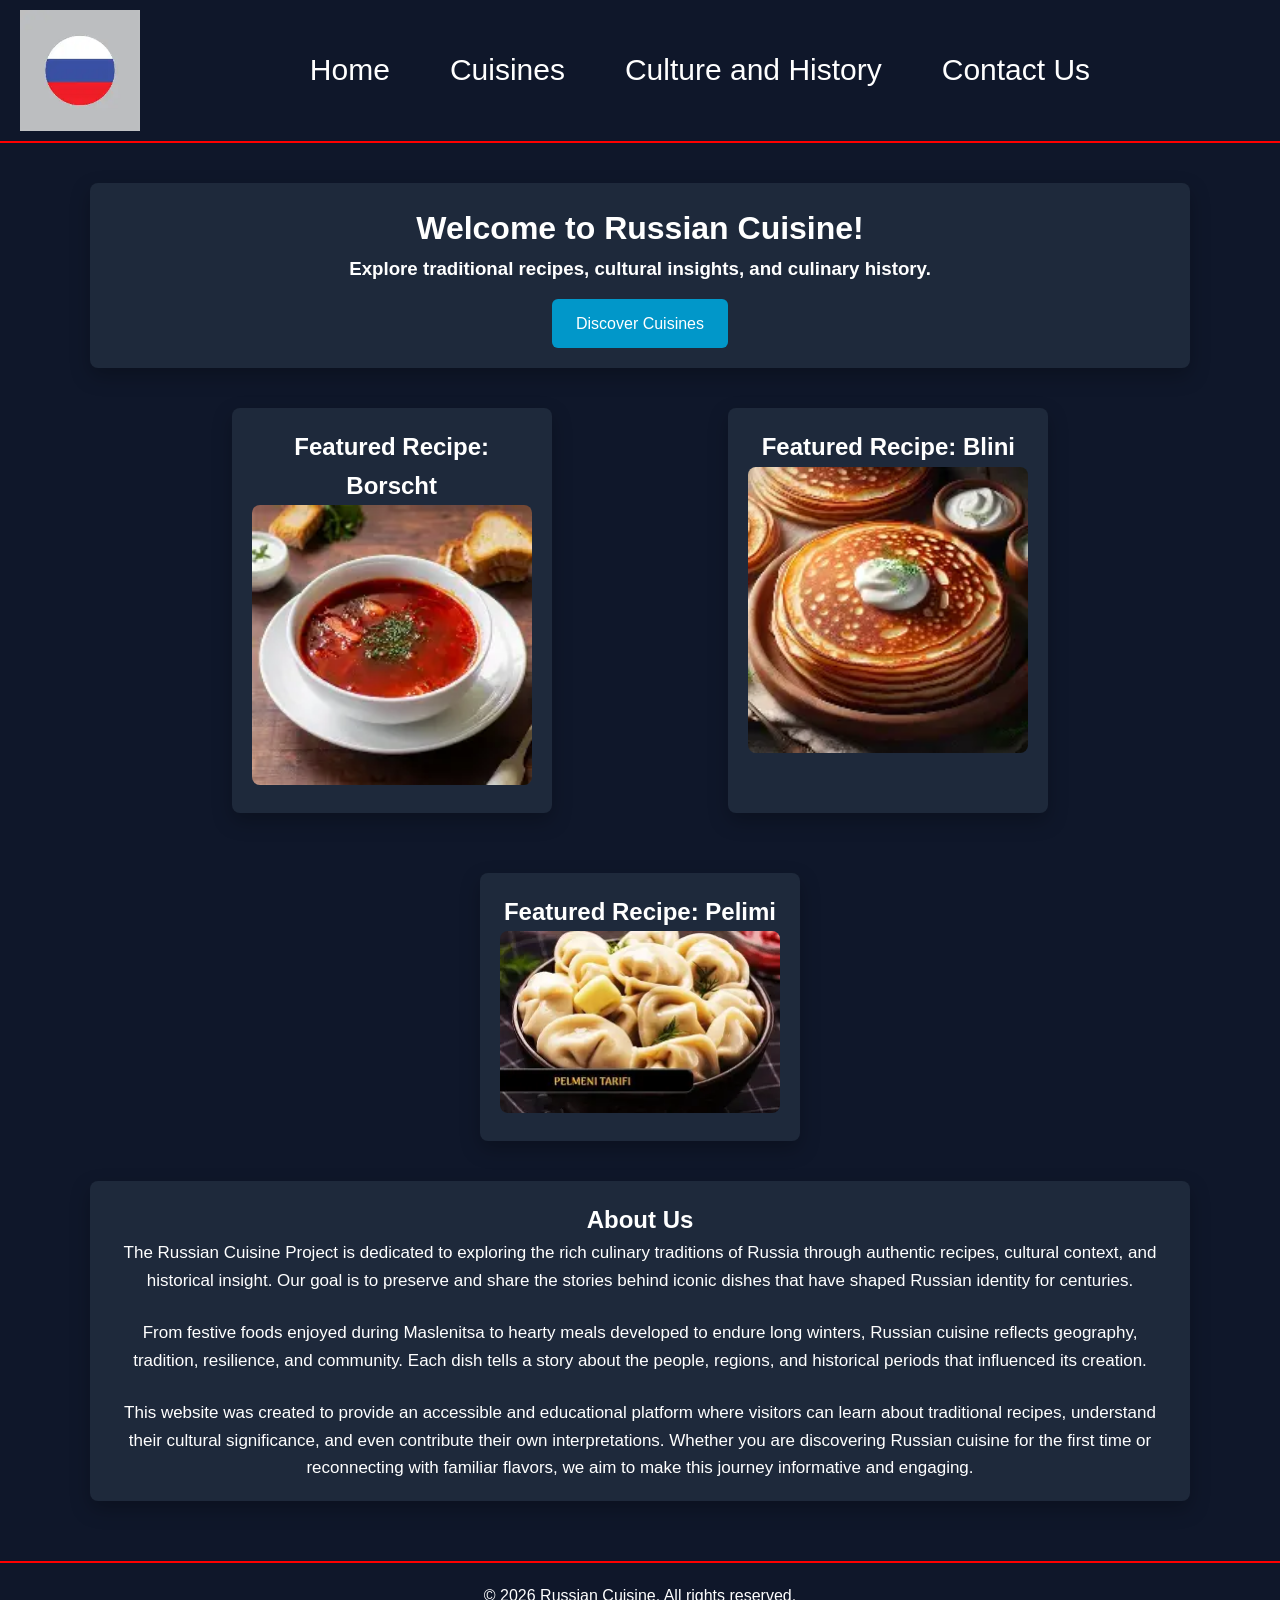
<file: index.html>
<!DOCTYPE html>
<html lang="en">

<head>
    <meta charset="UTF-8">
    <meta http-equiv="X-UA-Compatible" content="IE=edge">
    <meta name="viewport" content="width=device-width, initial-scale=1.0">
    <title>Russian Cuisine - Homepage</title>
    <link rel="stylesheet" href="style.css">

    

</head>

<body>
    <header>
        <img src="LOGO.webp" alt="Russian Cuisine Logo" class="logo">
        <nav>
            <ul>
                <li><a href="index.html">Home</a></li>
                <li><a href="cuisines.html">Cuisines</a></li>
                <li><a href="culture.html">Culture and History</a></li>
                <li><a href="contact.html">Contact Us</a></li>
            </ul>
        </nav>
    </header>


    <main>  
        <div class="home-container">
            <div class="homecard">
                <h1>Welcome to Russian Cuisine!</h1>
                <h3>Explore traditional recipes, cultural insights, and culinary history.</h3>
                <a href="cuisines.html" class="card-button">Discover Cuisines</a>      
            </div>
            <div class="home-featured-row">
                <div class="featured-card">
                    <h2>Featured Recipe: Borscht</h2>
                    <a href="borscht.html">
                        <img src="borscht.webp" alt="Borscht" class="featured-image">
                    </a>
                </div>
                <div class="featured-card">
                    <h2>Featured Recipe: Blini</h2>
                    <a href="blini.html">
                        <img src="blini.webp" alt="Blini" class="featured-image">
                    </a>
                </div>
                <div class="featured-card">
                    <h2>Featured Recipe: Pelimi</h2>
                    <a href="pelimi.html">
                        <img src="pelimi.webp" alt="Pelimi" class="featured-image">
                    </a>
                
                </div>
            </div>
            <div class="about-card">
                <h2>About Us</h2>
                <p style="font-size: 17px;">The Russian Cuisine Project is dedicated to exploring the rich culinary traditions of Russia through authentic recipes, cultural context, and historical insight. Our goal is to preserve and share the stories behind iconic dishes that have shaped Russian identity for centuries.</p><br>
                <p style="font-size: 17px;">From festive foods enjoyed during Maslenitsa to hearty meals developed to endure long winters, Russian cuisine reflects geography, tradition, resilience, and community. Each dish tells a story about the people, regions, and historical periods that influenced its creation.</p><br>
                <p style="font-size: 17px;">This website was created to provide an accessible and educational platform where visitors can learn about traditional recipes, understand their cultural significance, and even contribute their own interpretations. Whether you are discovering Russian cuisine for the first time or reconnecting with familiar flavors, we aim to make this journey informative and engaging.</p>


            </div>
        </div>
        





        </section>










    </main>
    
















    <footer>
        <p>&copy; 2026 Russian Cuisine. All rights reserved.</p>
    </footer>


</body>





































</html>
</file>
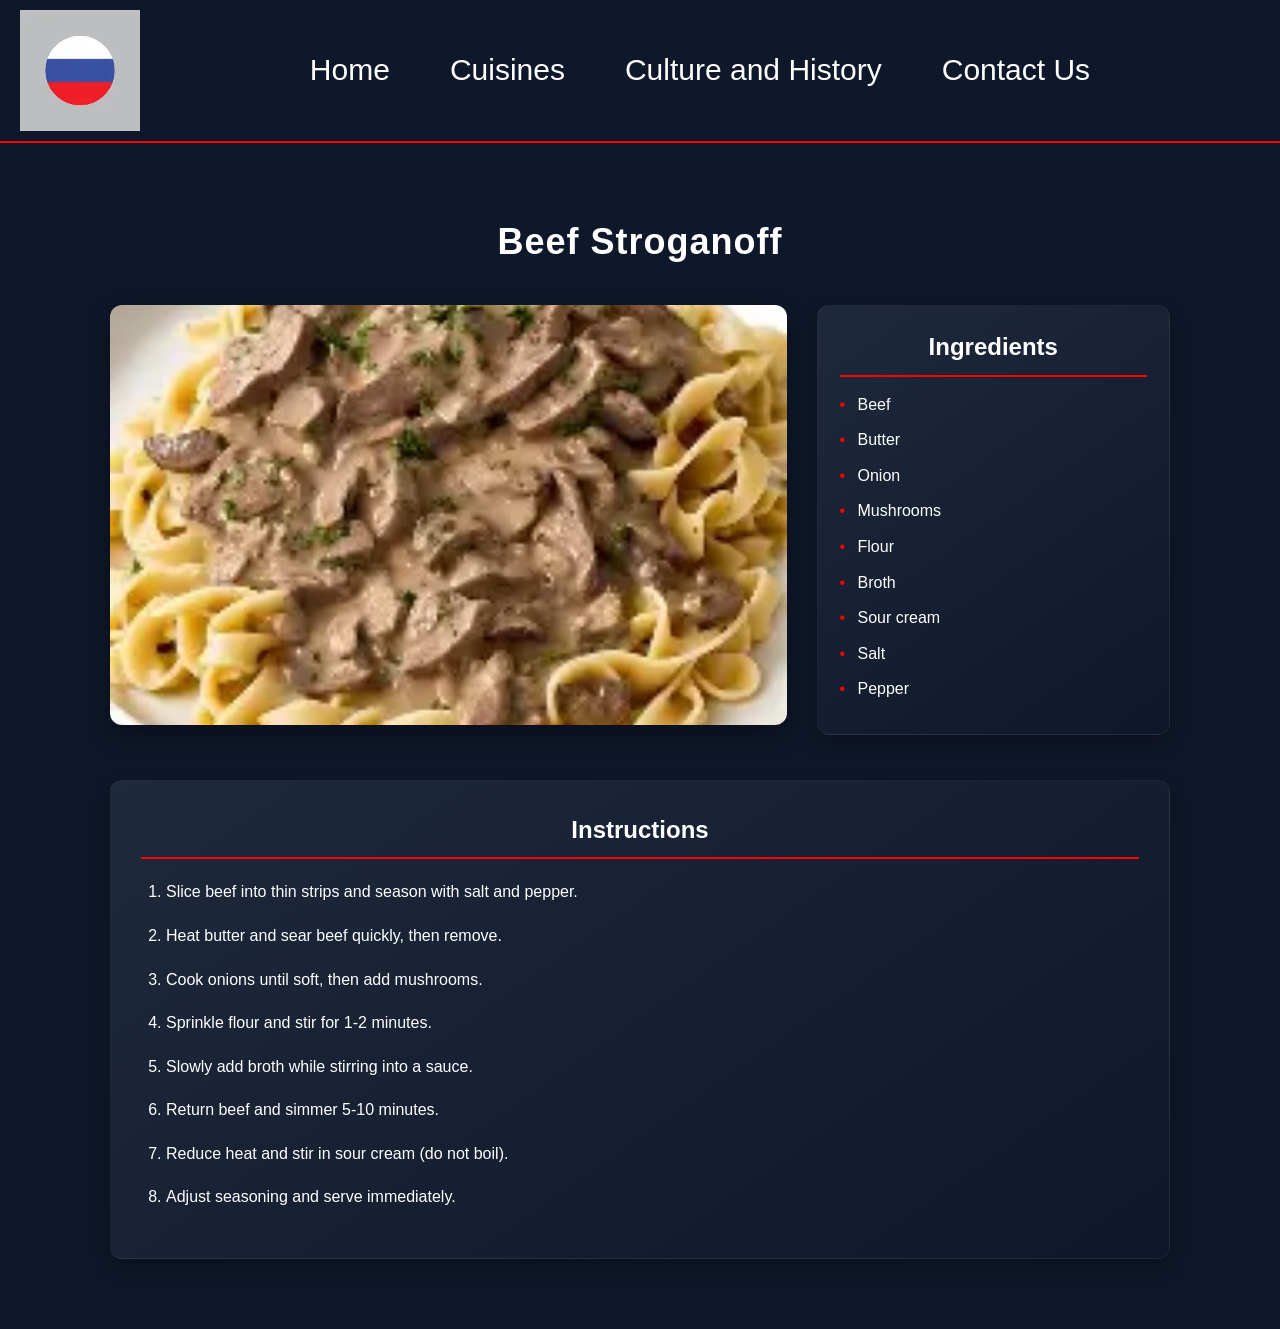
<file: beefstrog.html>
<!DOCTYPE html>
<html lang="en">
<head>
    <meta charset="UTF-8">
    <meta name="viewport" content="width=device-width, initial-scale=1.0">
    <title>Blini Recipe</title>
    <link rel="stylesheet" href="style.css">
</head>

<body>
    <header>
        <img src="LOGO.webp" alt="Russian Cuisine Logo" class="logo">
        <nav>
            <ul>
                <li><a href="index.html">Home</a></li>
                <li><a href="cuisines.html">Cuisines</a></li>
                <li><a href="culture.html">Culture and History</a></li>
                <li><a href="contact.html">Contact Us</a></li>
            </ul>
        </nav>
    </header>

<main class="recipe-page">

    <h1 class="recipe-title">Beef Stroganoff</h1>

    
    <div class="recipe-layout">

        
        <div class="recipe-image-wrap">
            <img src="beefstrog.webp" class="recipe-image">
        </div>

        
        <div class="recipe-ingredients">
    <h2>Ingredients</h2>
    <ul>
        <li>Beef</li>
        <li>Butter</li>
        <li>Onion</li>
        <li>Mushrooms</li>
        <li>Flour</li>
        <li>Broth</li>
        <li>Sour cream</li>
        <li>Salt</li>
        <li>Pepper</li>
    </ul>
</div>
    </div>

<div class="recipe-instructions">
<h2>Instructions</h2>

<ol>
    <li>Slice beef into thin strips and season with salt and pepper.</li>
    <li>Heat butter and sear beef quickly, then remove.</li>
    <li>Cook onions until soft, then add mushrooms.</li>
    <li>Sprinkle flour and stir for 1-2 minutes.</li>
    <li>Slowly add broth while stirring into a sauce.</li>
    <li>Return beef and simmer 5-10 minutes.</li>
    <li>Reduce heat and stir in sour cream (do not boil).</li>
    <li>Adjust seasoning and serve immediately.</li>
</ol>
</div>

</main>

</body>
</html>
</file>
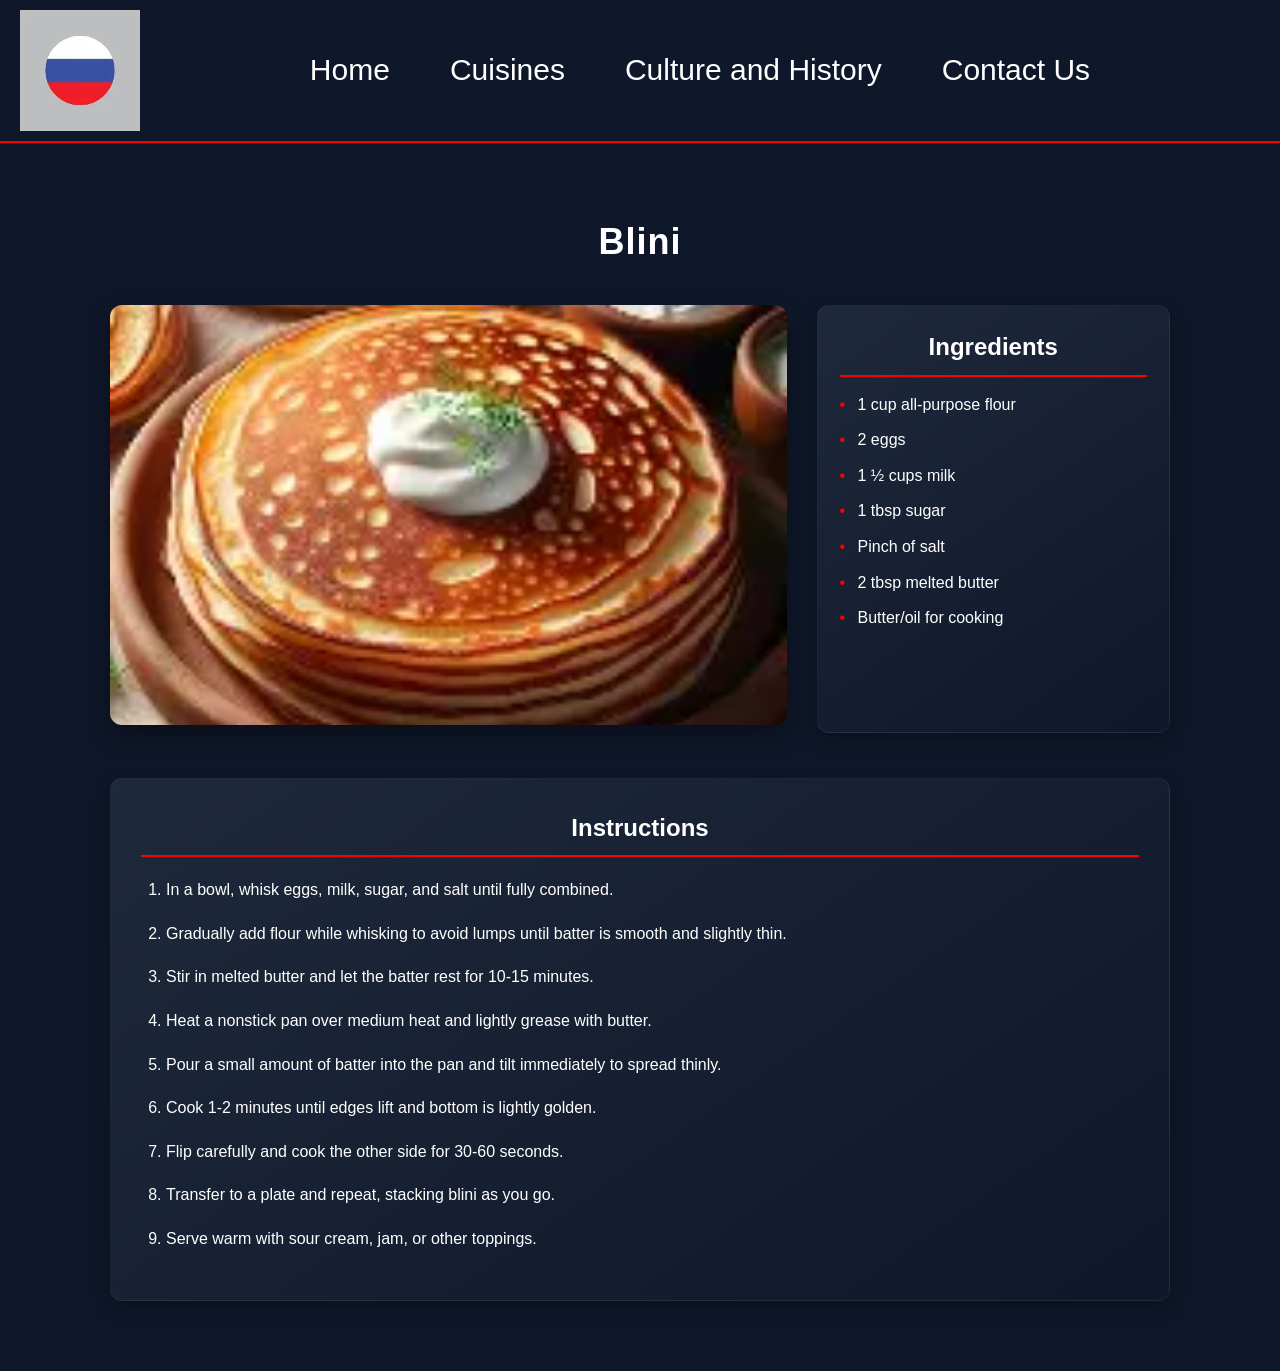
<file: blini.html>
<!DOCTYPE html>
<html lang="en">
<head>
    <meta charset="UTF-8">
    <meta name="viewport" content="width=device-width, initial-scale=1.0">
    <title>Blini Recipe</title>
    <link rel="stylesheet" href="style.css">
</head>

<body>
    <header>
        <img src="LOGO.webp" alt="Russian Cuisine Logo" class="logo">
        <nav>
            <ul>
                <li><a href="index.html">Home</a></li>
                <li><a href="cuisines.html">Cuisines</a></li>
                <li><a href="culture.html">Culture and History</a></li>
                <li><a href="contact.html">Contact Us</a></li>
            </ul>
        </nav>
    </header>

<main class="recipe-page">

    <h1 class="recipe-title">Blini</h1>

    
    <div class="recipe-layout">

        
        <div class="recipe-image-wrap">
            <img src="blini.webp" class="recipe-image">
        </div>

        
        <div class="recipe-ingredients">
    <h2>Ingredients</h2>
    <ul>
        <li>1 cup all-purpose flour</li>
        <li>2 eggs</li>
        <li>1 ½ cups milk</li>
        <li>1 tbsp sugar</li>
        <li>Pinch of salt</li>
        <li>2 tbsp melted butter</li>
        <li>Butter/oil for cooking</li>
    </ul>
</div>

</div>

<div class="recipe-instructions">
<h2>Instructions</h2>

<ol>
    <li>In a bowl, whisk eggs, milk, sugar, and salt until fully combined.</li>
    <li>Gradually add flour while whisking to avoid lumps until batter is smooth and slightly thin.</li>
    <li>Stir in melted butter and let the batter rest for 10-15 minutes.</li>
    <li>Heat a nonstick pan over medium heat and lightly grease with butter.</li>
    <li>Pour a small amount of batter into the pan and tilt immediately to spread thinly.</li>
    <li>Cook 1-2 minutes until edges lift and bottom is lightly golden.</li>
    <li>Flip carefully and cook the other side for 30-60 seconds.</li>
    <li>Transfer to a plate and repeat, stacking blini as you go.</li>
    <li>Serve warm with sour cream, jam, or other toppings.</li>
</ol>
</div>

</main>

</body>
</html>
</file>
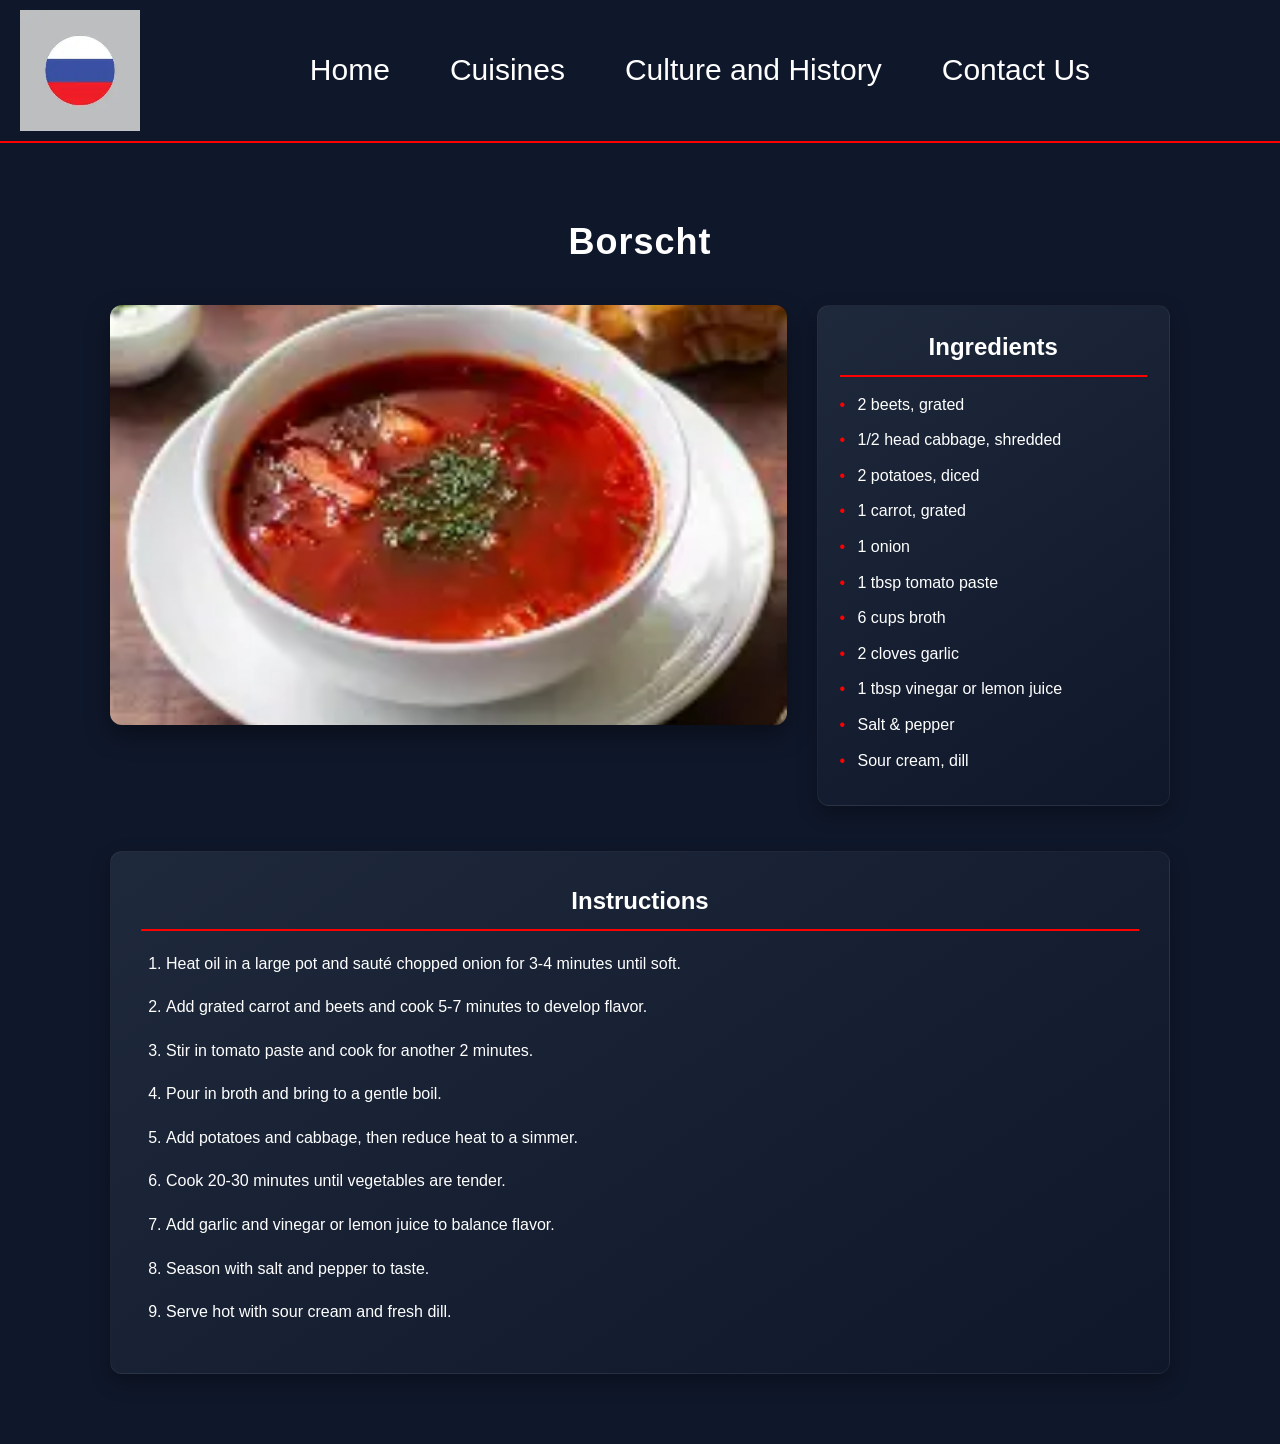
<file: borscht.html>
<!DOCTYPE html>
<html lang="en">
<head>
    <meta charset="UTF-8">
    <meta name="viewport" content="width=device-width, initial-scale=1.0">
    <title>Blini Recipe</title>
    <link rel="stylesheet" href="style.css">
</head>

<body>
    <header>
        <img src="LOGO.webp" alt="Russian Cuisine Logo" class="logo">
        <nav>
            <ul>
                <li><a href="index.html">Home</a></li>
                <li><a href="cuisines.html">Cuisines</a></li>
                <li><a href="culture.html">Culture and History</a></li>
                <li><a href="contact.html">Contact Us</a></li>
            </ul>
        </nav>
    </header>

<main class="recipe-page">

    <h1 class="recipe-title">Borscht</h1>

    
    <div class="recipe-layout">

    <div class="recipe-image-wrap">
        <img src="borscht.webp" class="recipe-image">
    </div>

    <div class="recipe-ingredients">
    <h2>Ingredients</h2>
    <ul>
        <li>2 beets, grated</li>
        <li>1/2 head cabbage, shredded</li>
        <li>2 potatoes, diced</li>
        <li>1 carrot, grated</li>
        <li>1 onion</li>
        <li>1 tbsp tomato paste</li>
        <li>6 cups broth</li>
        <li>2 cloves garlic</li>
        <li>1 tbsp vinegar or lemon juice</li>
        <li>Salt & pepper</li>
        <li>Sour cream, dill</li>
    </ul>
    </div>
    </div>
<div class="recipe-instructions">
<h2>Instructions</h2>

<ol>
    <li>Heat oil in a large pot and sauté chopped onion for 3-4 minutes until soft.</li>
    <li>Add grated carrot and beets and cook 5-7 minutes to develop flavor.</li>
    <li>Stir in tomato paste and cook for another 2 minutes.</li>
    <li>Pour in broth and bring to a gentle boil.</li>
    <li>Add potatoes and cabbage, then reduce heat to a simmer.</li>
    <li>Cook 20-30 minutes until vegetables are tender.</li>
    <li>Add garlic and vinegar or lemon juice to balance flavor.</li>
    <li>Season with salt and pepper to taste.</li>
    <li>Serve hot with sour cream and fresh dill.</li>
</ol>
</div>

</main>

</body>
</html>
</file>
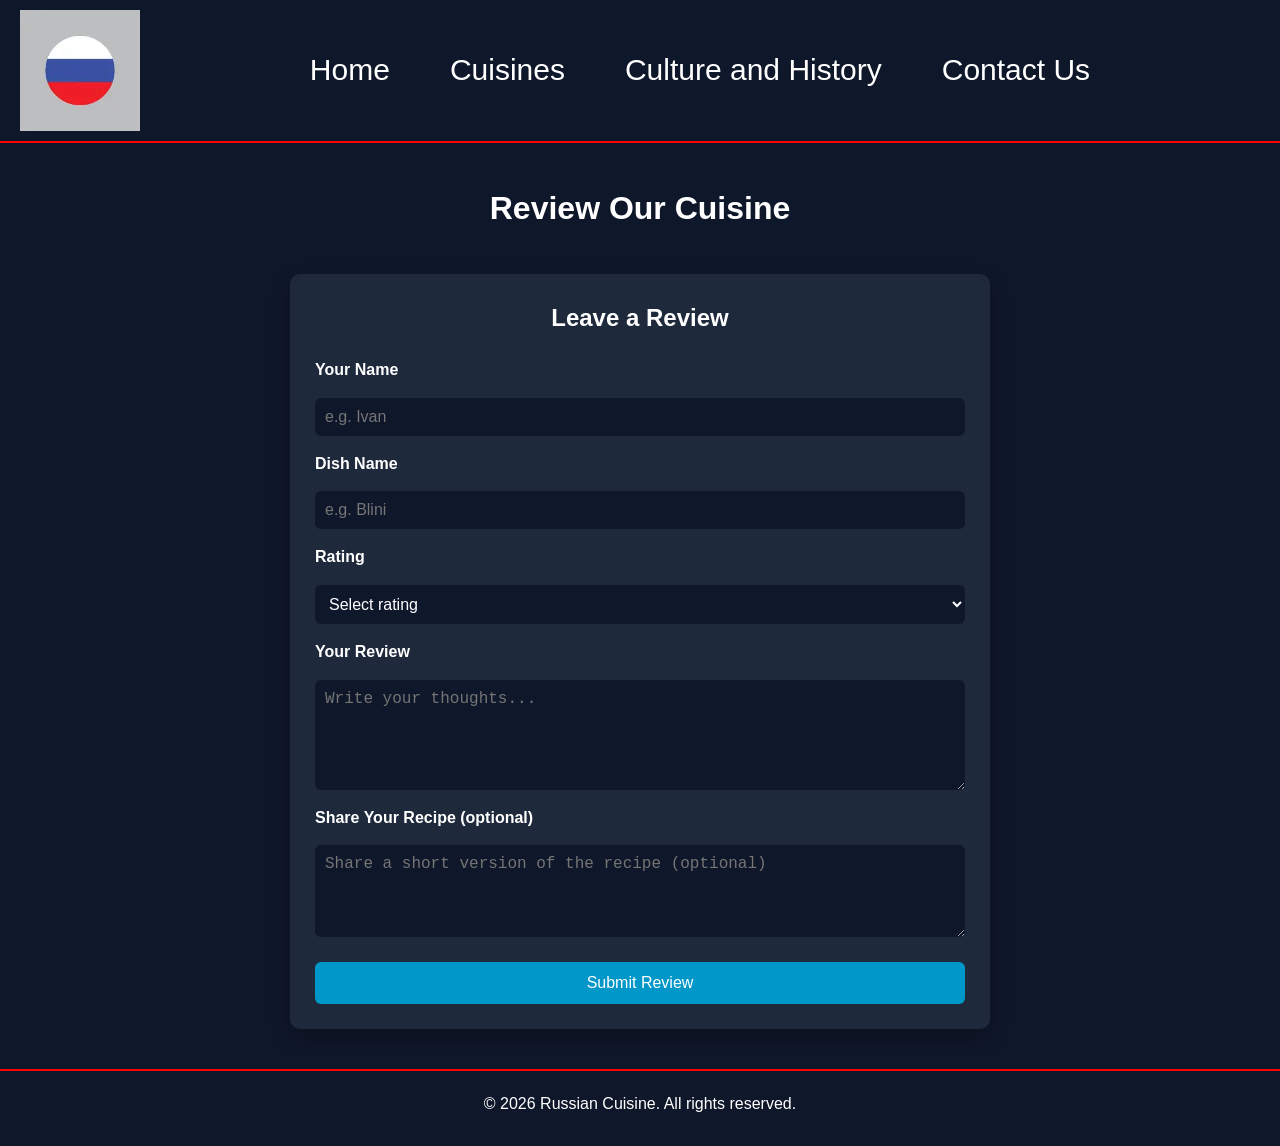
<file: contact.html>
<!DOCTYPE html>
<html lang="en">
<head>
    <meta charset="UTF-8">
    <meta name="viewport" content="width=device-width, initial-scale=1.0">
    <title>Russian Cuisine - Cuisines</title>
    <link rel="stylesheet" href="style.css">
    <style>
    .page-title {
        /* Example of internal CSS :) */
        margin-top: 40px;
    }
</style>

</head>
    <body>
    <header>
        <img src="LOGO.webp" alt="Russian Cuisine Logo" class="logo">
        <nav>
            <ul>
                <li><a href="index.html">Home</a></li>
                <li><a href="cuisines.html">Cuisines</a></li>
                <li><a href="culture.html">Culture and History</a></li>
                <li><a href="contact.html" style="text-align: center;">Contact Us</a></li>
            </ul>
        </nav>
    </header>
    <main>
        <h1 class="page-title" style="text-align: center;">Review Our Cuisine</h1>
    


        <div class="form-container">

    <h2 class="form-title">Leave a Review</h2>

    <form class="review-form">

        
        <label for="name">Your Name</label>
        <input type="text" id="name" name="name" placeholder="e.g. Ivan" required>

        
        <label for="dish">Dish Name</label>
        <input type="text" id="dish" name="dish" placeholder="e.g. Blini" required>

        
        <label for="rating">Rating</label>
        <select id="rating" name="rating" required>
            <option value="">Select rating</option>
            <option value="5">5 - Incredible</option>
            <option value="4">4 - Very Good</option>
            <option value="3">3 - Decent</option>
            <option value="2">2 - Not Great</option>
            <option value="1">1 - Never Again</option>
        </select>

        
        <label for="review">Your Review</label>
        <textarea id="review" name="review" rows="5" placeholder="Write your thoughts..." required></textarea>

       
        <label for="recipe">Share Your Recipe (optional)</label>
        <textarea id="recipe" name="recipe" rows="4" placeholder="Share a short version of the recipe (optional)"></textarea>

        
        <button type="submit">Submit Review</button>

    </form>

</div>














    </main>






<footer>
        <p>&copy; 2026 Russian Cuisine. All rights reserved.</p>
    </footer>



    </body>
</file>
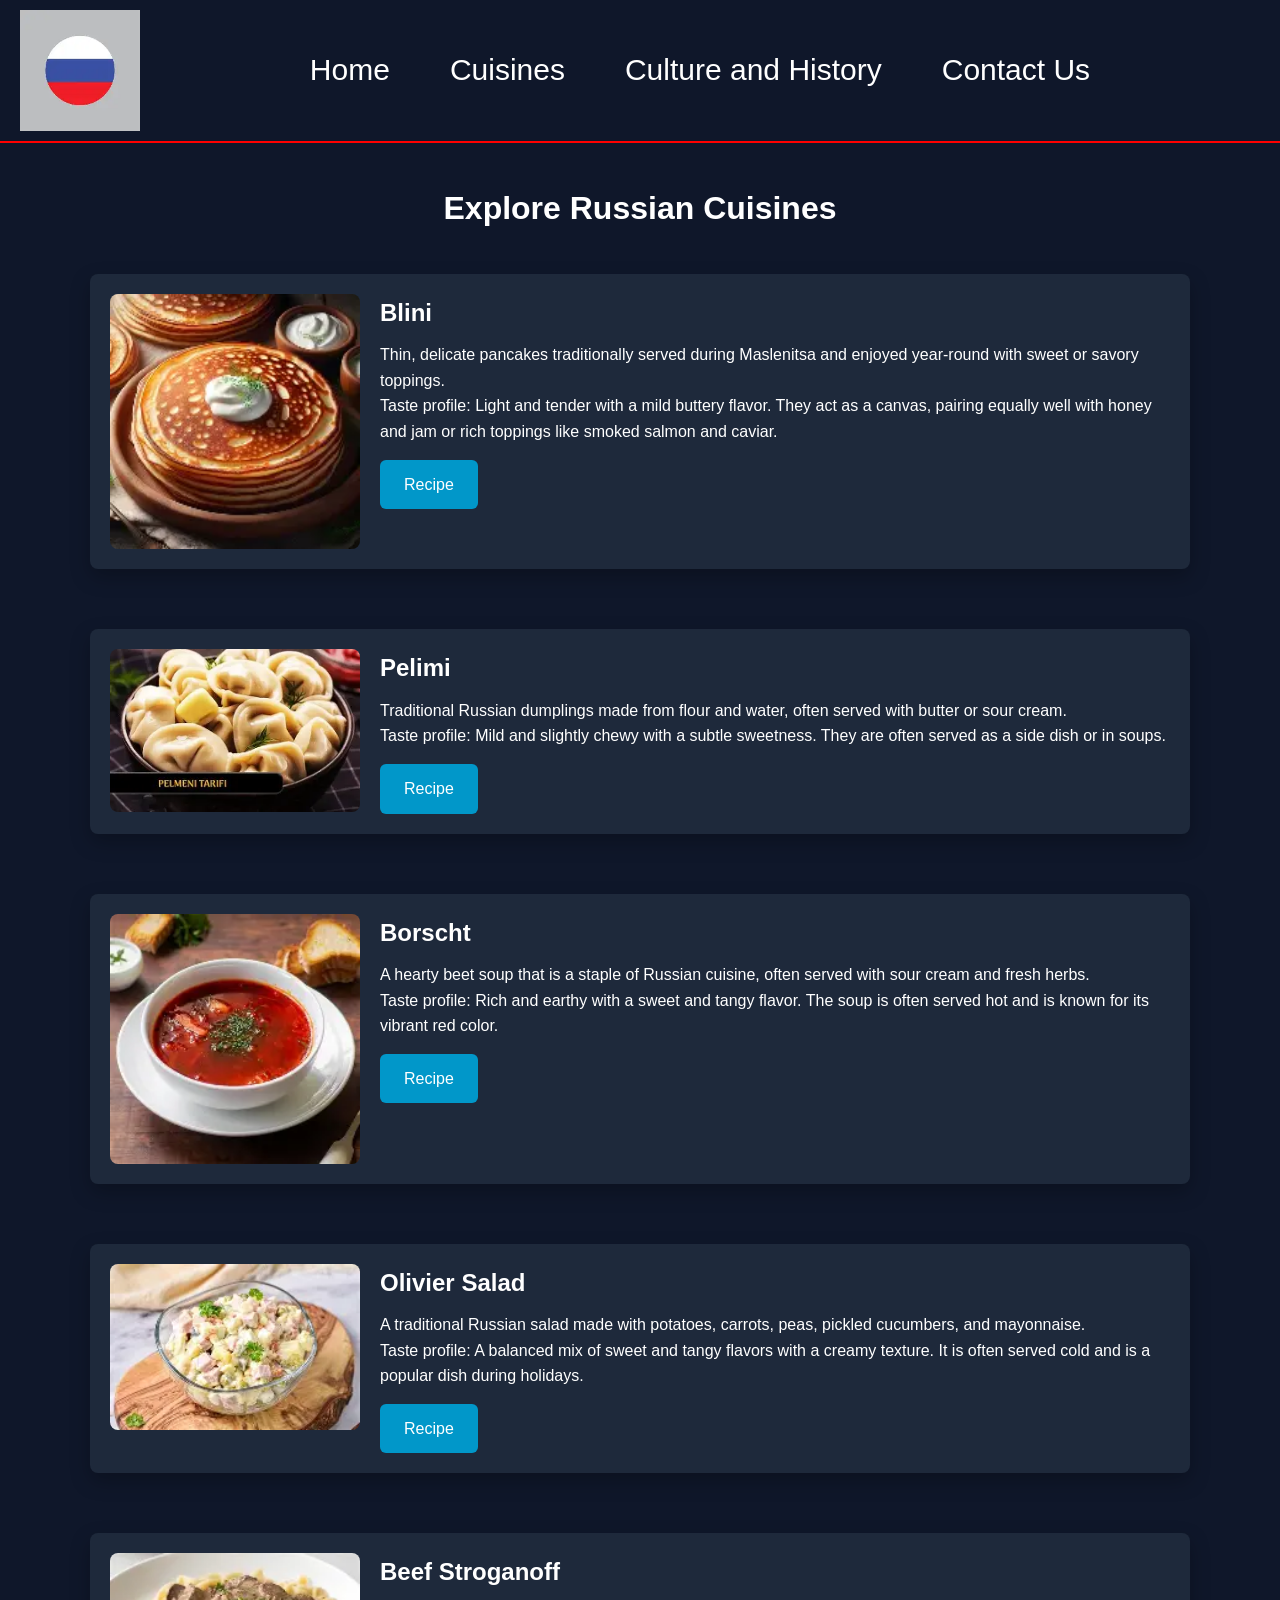
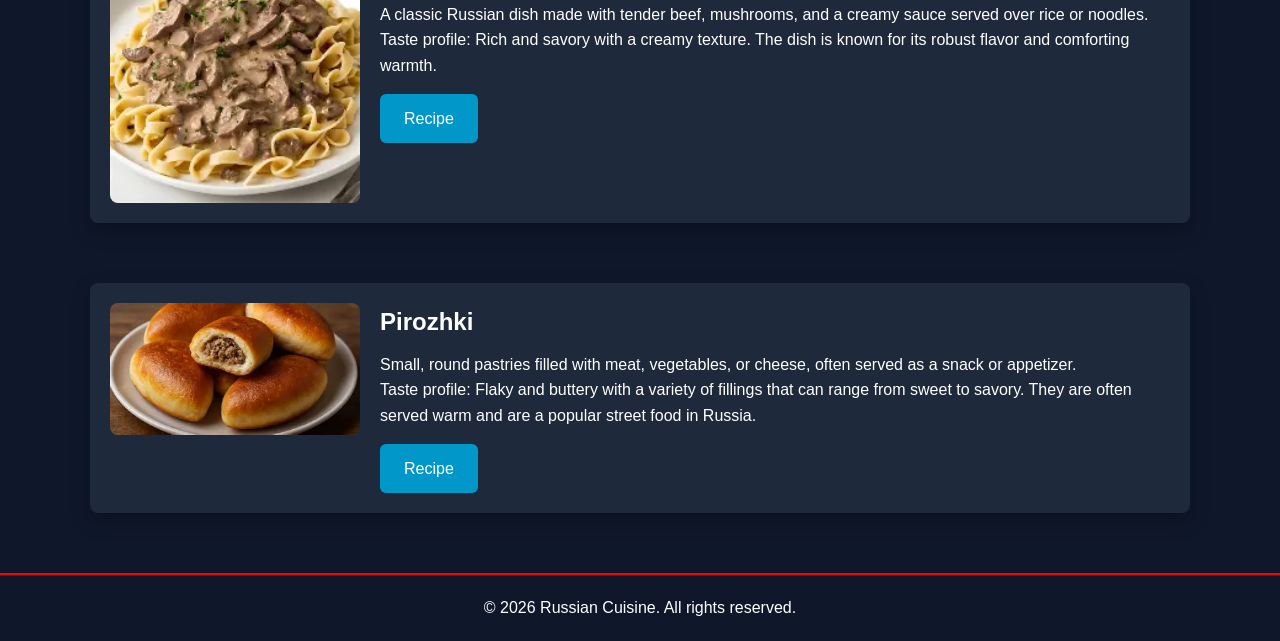
<file: cuisines.html>
<!DOCTYPE html>
<html lang="en">
<head>
    <meta charset="UTF-8">
    <meta name="viewport" content="width=device-width, initial-scale=1.0">
    <title>Russian Cuisine - Cuisines</title>
    <link rel="stylesheet" href="style.css">
    <style>
    .page-title {
        /* Example of internal CSS :) */
        margin-top: 40px;
    }
</style>

</head>
    <body>
    <header>
        <img src="LOGO.webp" alt="Russian Cuisine Logo" class="logo">
        <nav>
            <ul>
                <li><a href="index.html">Home</a></li>
                <li><a href="cuisines.html">Cuisines</a></li>
                <li><a href="culture.html">Culture and History</a></li>
                <li><a href="contact.html">Contact Us</a></li>
            </ul>
        </nav>
    </header>
    <main>
        <h1 class="page-title" style="text-align: center;">Explore Russian Cuisines</h1>
        <div class="cuisine-container">
            <div class="cuisine-card">
                
                <img src="blini.webp" alt="Blini" class="cuisine-image">
                <div class="cuisine-content">   
                    <h2>Blini</h2>
                    <p>Thin, delicate pancakes traditionally served during Maslenitsa and enjoyed year-round with sweet or savory toppings.</p>
                    <p>Taste profile: Light and tender with a mild buttery flavor. They act as a canvas, pairing equally well with honey and jam or rich toppings like smoked salmon and caviar.</p>
                    <a href="blini.html" class="card-button">Recipe</a>
                </div>
            </div>
            <div class="cuisine-card">
                
                <img src="pelimi.webp" alt="Pelimi" class="cuisine-image">
                <div class="cuisine-content">   
                    <h2>Pelimi</h2>
                    <p>Traditional Russian dumplings made from flour and water, often served with butter or sour cream.</p>
                    <p>Taste profile: Mild and slightly chewy with a subtle sweetness. They are often served as a side dish or in soups.</p>
                    <a href="pelimi.html" class="card-button">Recipe</a>
                </div>
            </div>
            <div class="cuisine-card">
                
                <img src="borscht.webp" alt="Borscht" class="cuisine-image">
                <div class="cuisine-content">   
                    <h2>Borscht</h2>
                    <p>A hearty beet soup that is a staple of Russian cuisine, often served with sour cream and fresh herbs.</p>
                    <p>Taste profile: Rich and earthy with a sweet and tangy flavor. The soup is often served hot and is known for its vibrant red color.</p>
                    <a href="borscht.html" class="card-button">Recipe</a>
                </div>
            </div>
            <div class="cuisine-card">
                
                <img src="olivier.webp" alt="Olivier Salad" class="cuisine-image">
                <div class="cuisine-content">   
                    <h2>Olivier Salad</h2>
                    <p>A traditional Russian salad made with potatoes, carrots, peas, pickled cucumbers, and mayonnaise.</p>
                    <p>Taste profile: A balanced mix of sweet and tangy flavors with a creamy texture. It is often served cold and is a popular dish during holidays.</p>
                    <a href="olivier.html" class="card-button">Recipe</a>
                </div>
            </div>
            <div class="cuisine-card">
                
                <img src="beefstrog.webp" alt="Beef Stroganoff" class="cuisine-image">
                <div class="cuisine-content">   
                    <h2>Beef Stroganoff</h2>
                    <p>A classic Russian dish made with tender beef, mushrooms, and a creamy sauce served over rice or noodles.</p>
                    <p>Taste profile: Rich and savory with a creamy texture. The dish is known for its robust flavor and comforting warmth.</p>
                    <a href="beefstrog.html" class="card-button">Recipe</a>
                </div>
            </div>
            <div class="cuisine-card">
                
                <img src="pirozhki.webp" alt="Pirozhki" class="cuisine-image">
                <div class="cuisine-content">   
                    <h2>Pirozhki</h2>
                    <p>Small, round pastries filled with meat, vegetables, or cheese, often served as a snack or appetizer.</p>
                    <p>Taste profile: Flaky and buttery with a variety of fillings that can range from sweet to savory. They are often served warm and are a popular street food in Russia.</p>
                    <a href="pirozhki.html" class="card-button">Recipe</a>
                </div>
            </div>
        </div>











    </main>






    </body>

<footer>
        <p>&copy; 2026 Russian Cuisine. All rights reserved.</p>
    </footer>







</html>
</file>
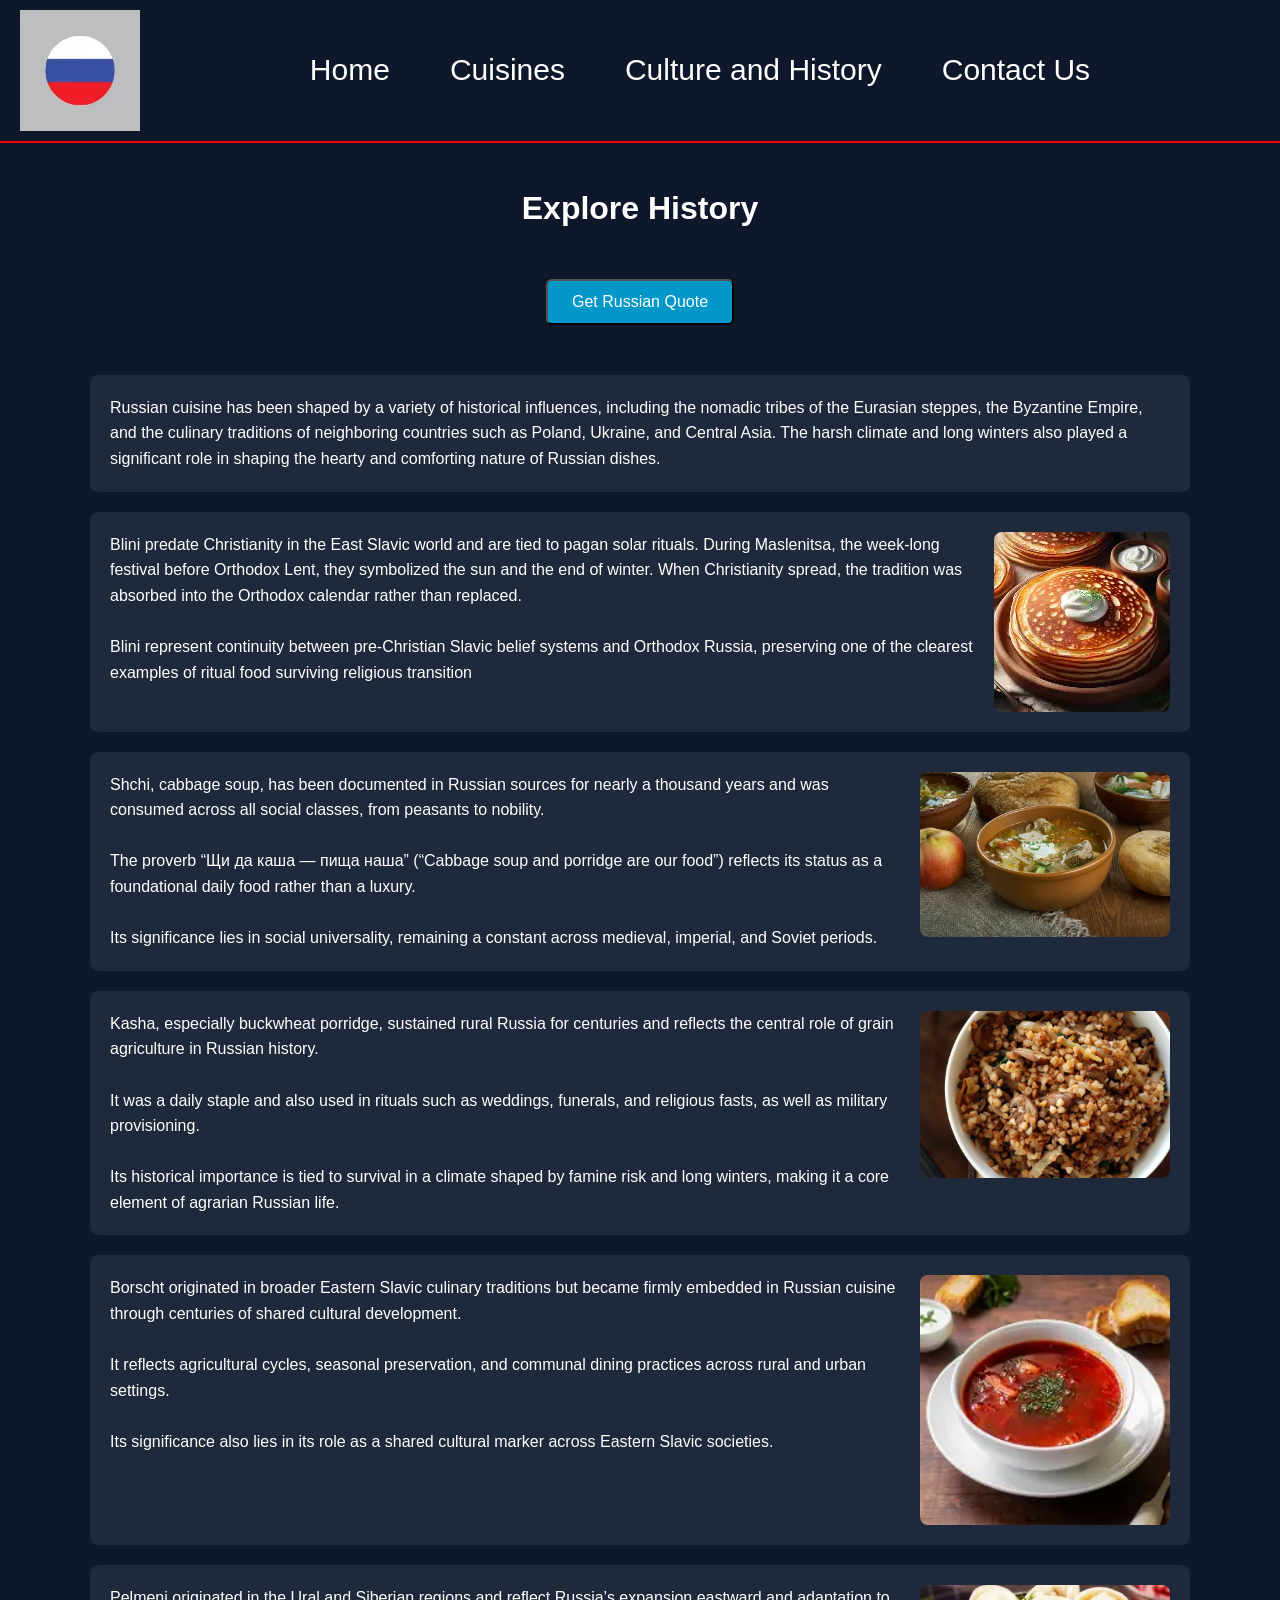
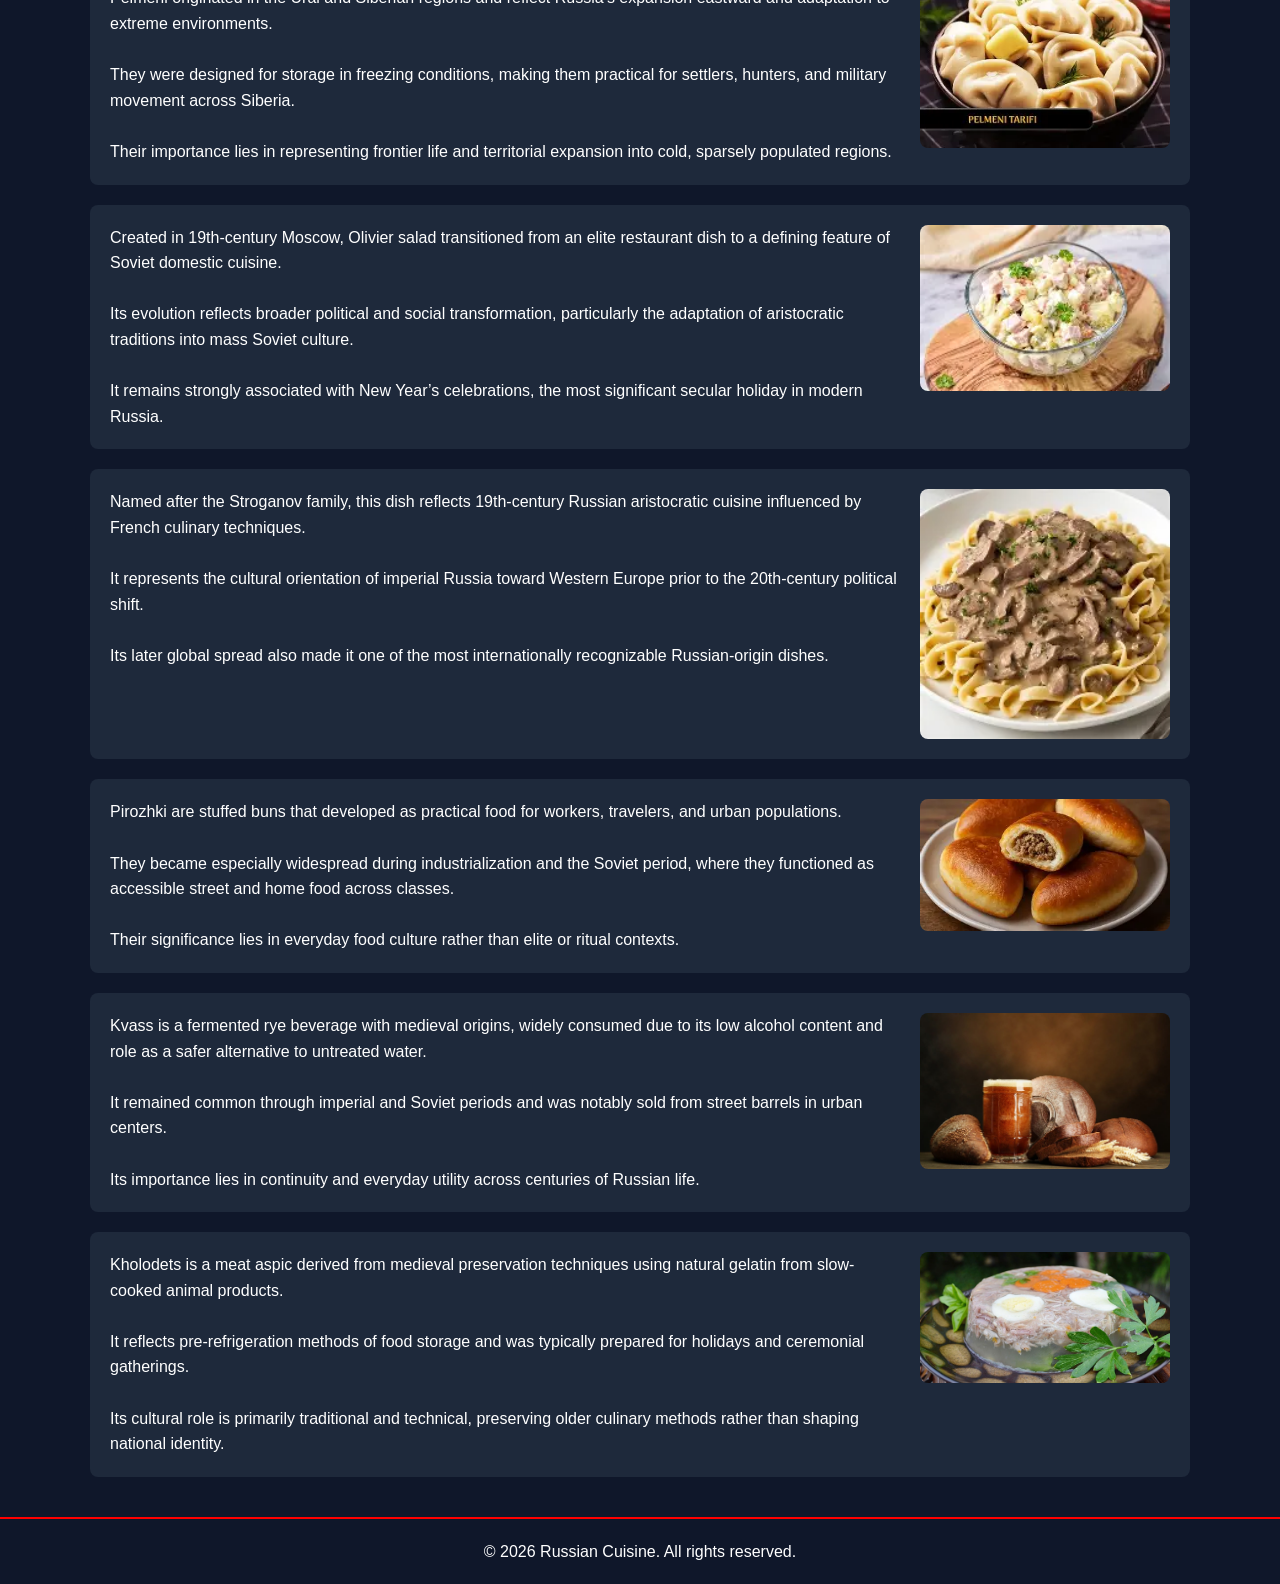
<file: culture.html>
<!DOCTYPE html>
<html lang="en">
<head>
    <meta charset="UTF-8">
    <meta name="viewport" content="width=device-width, initial-scale=1.0">
    <title>Russian Cuisine - Cuisines</title>
    <link rel="stylesheet" href="style.css">
    <style>
    .page-title {
        /* Example of internal CSS :) */
        margin-top: 40px;
    }
</style>

</head>
    <body>
    <header>
        <img src="LOGO.webp" alt="Russian Cuisine Logo" class="logo">
        <nav>
            <ul>
                <li><a href="index.html">Home</a></li>
                <li><a href="cuisines.html">Cuisines</a></li>
                <li><a href="culture.html">Culture and History</a></li>
                <li><a href="contact.html">Contact Us</a></li>
            </ul>
        </nav>
    </header>
    <main>
        
        <h1 class="page-title" style="text-align: center;">Explore History</h1>

         
        <div style="text-align: center; margin: 30px;">
            <button onclick="newQuote()" class="card-button">Get Russian Quote</button>
            <p id="quote" style="margin-top: 20px; font-size: 18px;"></p>
        </div>

        <div class="culture-container">
            <div class="culture-card">
                <p>Russian cuisine has been shaped by a variety of historical influences, including the nomadic tribes of the Eurasian steppes, the Byzantine Empire, and the culinary traditions of neighboring countries such as Poland, Ukraine, and Central Asia. The harsh climate and long winters also played a significant role in shaping the hearty and comforting nature of Russian dishes.</p>
            </div>
            <div class="culture-card">
                <p>Blini predate Christianity in the East Slavic world and are tied to pagan solar rituals. During Maslenitsa, the week-long festival before Orthodox Lent, they symbolized the sun and the end of winter. When Christianity spread, the tradition was absorbed into the Orthodox calendar rather than replaced. <br><br>Blini represent continuity between pre-Christian Slavic belief systems and Orthodox Russia, preserving one of the clearest examples of ritual food surviving religious transition</p>
                <img src="blini.webp" alt="Blini" class="culture-image">
            </div>
            
            <div class="culture-card">
                <p>Shchi, cabbage soup, has been documented in Russian sources for nearly a thousand years and was consumed across all social classes, from peasants to nobility. <br><br>The proverb “Щи да каша — пища наша” (“Cabbage soup and porridge are our food”) reflects its status as a foundational daily food rather than a luxury. <br><br>Its significance lies in social universality, remaining a constant across medieval, imperial, and Soviet periods.</p>
                <img src="shchi.webp" alt="Shchi" class="culture-image">
            </div>
            
            <div class="culture-card">
                <p>Kasha, especially buckwheat porridge, sustained rural Russia for centuries and reflects the central role of grain agriculture in Russian history. <br><br>It was a daily staple and also used in rituals such as weddings, funerals, and religious fasts, as well as military provisioning. <br><br>Its historical importance is tied to survival in a climate shaped by famine risk and long winters, making it a core element of agrarian Russian life.</p>
                <img src="kasha.webp" alt="Kasha" class="culture-image">
            </div>
            
            <div class="culture-card">
                <p>Borscht originated in broader Eastern Slavic culinary traditions but became firmly embedded in Russian cuisine through centuries of shared cultural development. <br><br>It reflects agricultural cycles, seasonal preservation, and communal dining practices across rural and urban settings. <br><br>Its significance also lies in its role as a shared cultural marker across Eastern Slavic societies.</p>
                <img src="borscht.webp" alt="Borscht" class="culture-image">
            </div>
            
            <div class="culture-card">
                <p>Pelmeni originated in the Ural and Siberian regions and reflect Russia’s expansion eastward and adaptation to extreme environments. <br><br>They were designed for storage in freezing conditions, making them practical for settlers, hunters, and military movement across Siberia. <br><br>Their importance lies in representing frontier life and territorial expansion into cold, sparsely populated regions.</p>
                <img src="pelimi.webp" alt="Pelmeni" class="culture-image">
            </div>
            
            <div class="culture-card">
                <p>Created in 19th-century Moscow, Olivier salad transitioned from an elite restaurant dish to a defining feature of Soviet domestic cuisine. <br><br>Its evolution reflects broader political and social transformation, particularly the adaptation of aristocratic traditions into mass Soviet culture. <br><br>It remains strongly associated with New Year’s celebrations, the most significant secular holiday in modern Russia.</p>
                <img src="olivier.webp" alt="Olivier Salad" class="culture-image">
            </div>
            
            <div class="culture-card">
                <p>Named after the Stroganov family, this dish reflects 19th-century Russian aristocratic cuisine influenced by French culinary techniques. <br><br>It represents the cultural orientation of imperial Russia toward Western Europe prior to the 20th-century political shift. <br><br>Its later global spread also made it one of the most internationally recognizable Russian-origin dishes.</p>
                <img src="beefstrog.webp" alt="Beef Stroganoff" class="culture-image">
            </div>
            
            <div class="culture-card">
                <p>Pirozhki are stuffed buns that developed as practical food for workers, travelers, and urban populations. <br><br>They became especially widespread during industrialization and the Soviet period, where they functioned as accessible street and home food across classes. <br><br>Their significance lies in everyday food culture rather than elite or ritual contexts.</p>
                <img src="pirozhki.webp" alt="Pirozhki" class="culture-image">
            </div>
            
            <div class="culture-card">
                <p>Kvass is a fermented rye beverage with medieval origins, widely consumed due to its low alcohol content and role as a safer alternative to untreated water. <br><br>It remained common through imperial and Soviet periods and was notably sold from street barrels in urban centers. <br><br>Its importance lies in continuity and everyday utility across centuries of Russian life.</p>
                <img src="kvass.jpg" alt="Kvass" class="culture-image">
            </div>
            
            <div class="culture-card">
                <p>Kholodets is a meat aspic derived from medieval preservation techniques using natural gelatin from slow-cooked animal products. <br><br>It reflects pre-refrigeration methods of food storage and was typically prepared for holidays and ceremonial gatherings. <br><br>Its cultural role is primarily traditional and technical, preserving older culinary methods rather than shaping national identity.</p>
                <img src="khol.jpg" alt="Kholodets" class="culture-image">
            </div>






    
    </main>



    <footer>
        <p>&copy; 2026 Russian Cuisine. All rights reserved.</p>
    </footer>
    <script src="quotes.js"></script>
    
    </body>
</file>
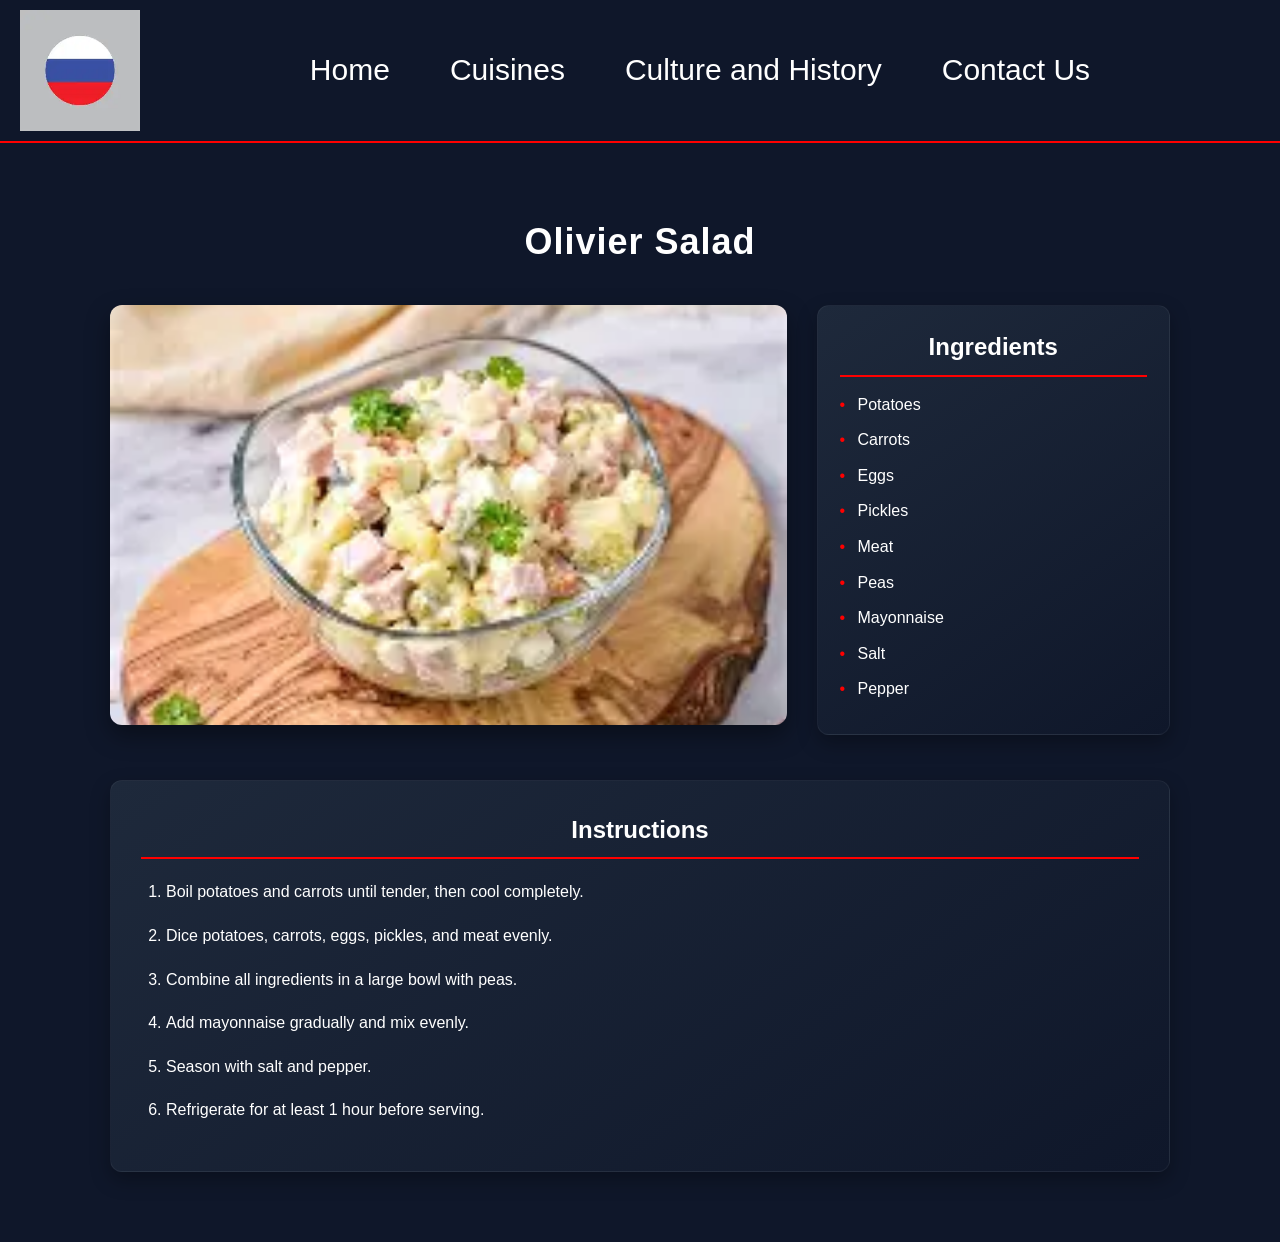
<file: olivier.html>
<!DOCTYPE html>
<html lang="en">
<head>
    <meta charset="UTF-8">
    <meta name="viewport" content="width=device-width, initial-scale=1.0">
    <title>Blini Recipe</title>
    <link rel="stylesheet" href="style.css">
</head>

<body>
    <header>
        <img src="LOGO.webp" alt="Russian Cuisine Logo" class="logo">
        <nav>
            <ul>
                <li><a href="index.html">Home</a></li>
                <li><a href="cuisines.html">Cuisines</a></li>
                <li><a href="culture.html">Culture and History</a></li>
                <li><a href="contact.html">Contact Us</a></li>
            </ul>
        </nav>
    </header>

<main class="recipe-page">

    <h1 class="recipe-title">Olivier Salad</h1>

    
    <div class="recipe-layout">

        
        <div class="recipe-image-wrap">
            <img src="olivier.webp" class="recipe-image">
        </div>

        
        <div class="recipe-ingredients">
    <h2>Ingredients</h2>
    <ul>
        <li>Potatoes</li>
        <li>Carrots</li>
        <li>Eggs</li>
        <li>Pickles</li>
        <li>Meat</li>
        <li>Peas</li>
        <li>Mayonnaise</li>
        <li>Salt</li>
        <li>Pepper</li>
    </ul>
</div>
    </div>

<div class="recipe-instructions">
<h2>Instructions</h2>

<ol>
    <li>Boil potatoes and carrots until tender, then cool completely.</li>
    <li>Dice potatoes, carrots, eggs, pickles, and meat evenly.</li>
    <li>Combine all ingredients in a large bowl with peas.</li>
    <li>Add mayonnaise gradually and mix evenly.</li>
    <li>Season with salt and pepper.</li>
    <li>Refrigerate for at least 1 hour before serving.</li>
</ol>
</div>

</main>

</body>
</html>
</file>
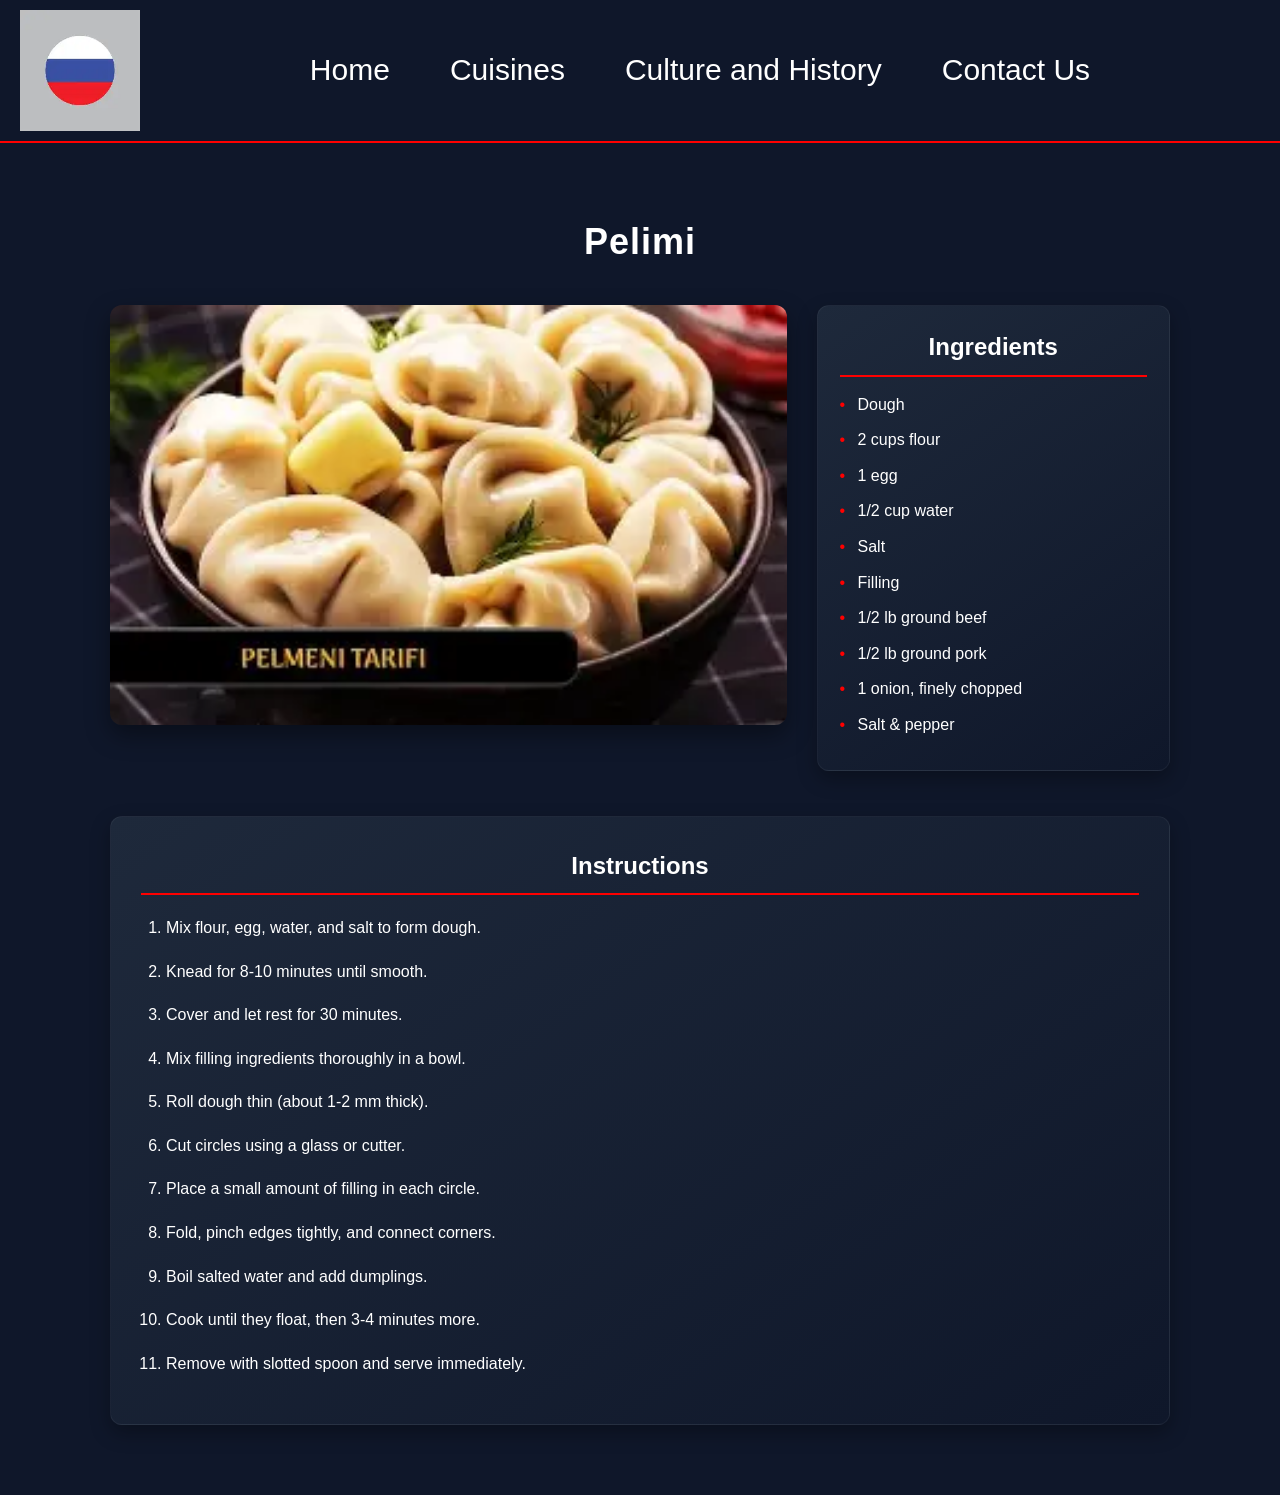
<file: pelimi.html>
<!DOCTYPE html>
<html lang="en">
<head>
    <meta charset="UTF-8">
    <meta name="viewport" content="width=device-width, initial-scale=1.0">
    <title>Blini Recipe</title>
    <link rel="stylesheet" href="style.css">
</head>

<body>
    <header>
        <img src="LOGO.webp" alt="Russian Cuisine Logo" class="logo">
        <nav>
            <ul>
                <li><a href="index.html">Home</a></li>
                <li><a href="cuisines.html">Cuisines</a></li>
                <li><a href="culture.html">Culture and History</a></li>
                <li><a href="contact.html">Contact Us</a></li>
            </ul>
        </nav>
    </header>

<main class="recipe-page">

    <h1 class="recipe-title">Pelimi</h1>

    
    <div class="recipe-layout">

        
        <div class="recipe-image-wrap">
            <img src="pelimi.webp" class="recipe-image">
        </div>

        
        <div class="recipe-ingredients">
    <h2>Ingredients</h2>
    <ul>
        <li>Dough</li>
        <li>2 cups flour</li>
        <li>1 egg</li>
        <li>1/2 cup water</li>
        <li>Salt</li>
        <li>Filling</li>
        <li>1/2 lb ground beef</li>
        <li>1/2 lb ground pork</li>
        <li>1 onion, finely chopped</li>
        <li>Salt & pepper</li>
    </ul>
</div>
    </div>

<div class="recipe-instructions">
<h2>Instructions</h2>

<ol>
    <li>Mix flour, egg, water, and salt to form dough.</li>
    <li>Knead for 8-10 minutes until smooth.</li>
    <li>Cover and let rest for 30 minutes.</li>
    <li>Mix filling ingredients thoroughly in a bowl.</li>
    <li>Roll dough thin (about 1-2 mm thick).</li>
    <li>Cut circles using a glass or cutter.</li>
    <li>Place a small amount of filling in each circle.</li>
    <li>Fold, pinch edges tightly, and connect corners.</li>
    <li>Boil salted water and add dumplings.</li>
    <li>Cook until they float, then 3-4 minutes more.</li>
    <li>Remove with slotted spoon and serve immediately.</li>
</ol>
</div>

</main>

</body>
</html>
</file>
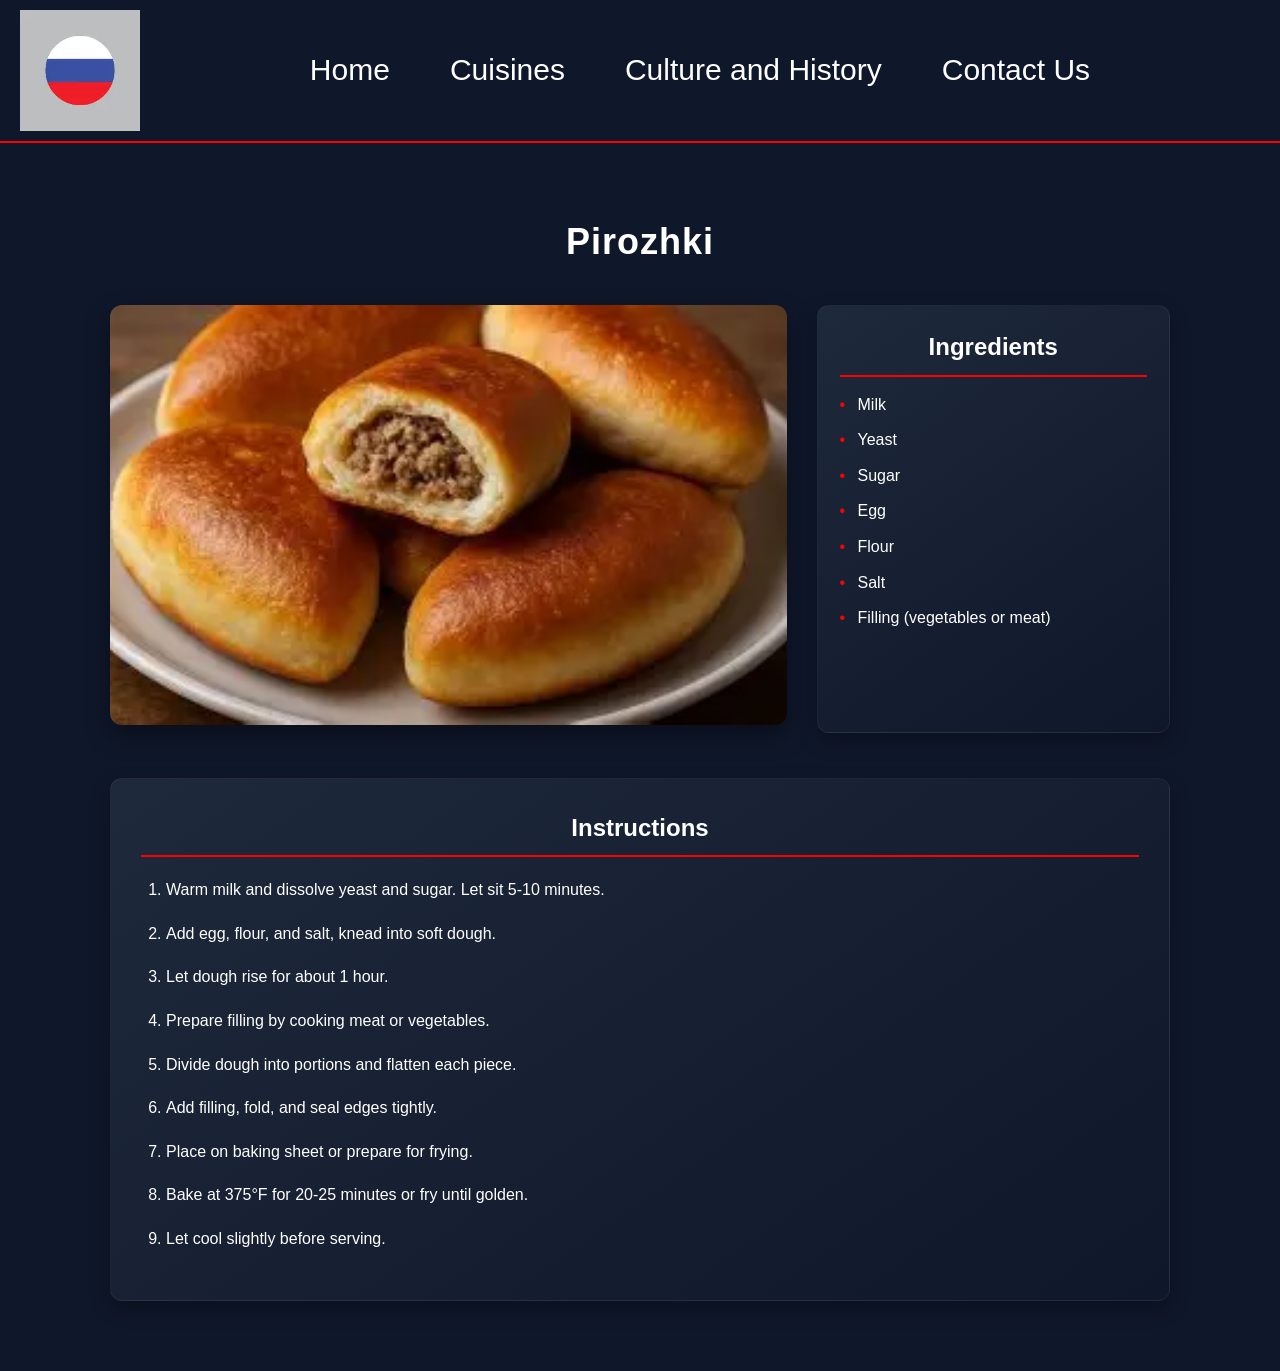
<file: pirozhki.html>
<!DOCTYPE html>
<html lang="en">
<head>
    <meta charset="UTF-8">
    <meta name="viewport" content="width=device-width, initial-scale=1.0">
    <title>Blini Recipe</title>
    <link rel="stylesheet" href="style.css">
</head>

<body>
    <header>
        <img src="LOGO.webp" alt="Russian Cuisine Logo" class="logo">
        <nav>
            <ul>
                <li><a href="index.html">Home</a></li>
                <li><a href="cuisines.html">Cuisines</a></li>
                <li><a href="culture.html">Culture and History</a></li>
                <li><a href="contact.html">Contact Us</a></li>
            </ul>
        </nav>
    </header>

<main class="recipe-page">

    <h1 class="recipe-title">Pirozhki</h1>

    
    <div class="recipe-layout">

        
        <div class="recipe-image-wrap">
            <img src="pirozhki.webp" class="recipe-image">
        </div>

        
        <div class="recipe-ingredients">
    <h2>Ingredients</h2>
    <ul>
        <li>Milk</li>
        <li>Yeast</li>
        <li>Sugar</li>
        <li>Egg</li>
        <li>Flour</li>
        <li>Salt</li>
        <li>Filling (vegetables or meat)</li>
    </ul>
</div>
    </div>

<div class="recipe-instructions">
<h2>Instructions</h2>

<ol>
    <li>Warm milk and dissolve yeast and sugar. Let sit 5-10 minutes.</li>
    <li>Add egg, flour, and salt, knead into soft dough.</li>
    <li>Let dough rise for about 1 hour.</li>
    <li>Prepare filling by cooking meat or vegetables.</li>
    <li>Divide dough into portions and flatten each piece.</li>
    <li>Add filling, fold, and seal edges tightly.</li>
    <li>Place on baking sheet or prepare for frying.</li>
    <li>Bake at 375°F for 20-25 minutes or fry until golden.</li>
    <li>Let cool slightly before serving.</li>
</ol>
</div>

</main>

</body>
</html>
</file>
<file: style.css>
/* RESET + BASE */
* {
    margin: 0;
    padding: 0;
    box-sizing: border-box;
}

body {
    font-family: Arial, sans-serif;
    color: white;
    background-color: #0f172a;
    line-height: 1.6;
}

/* HEADER */
header {
    display: flex;
    align-items: center;
    justify-content: space-between;
    border-bottom: 2px solid red;
    padding: 10px 20px;
    flex-wrap: wrap;
}

.logo {
    width: 120px;
    height: auto;
}

/* NAV */
nav {
    flex: 1;
}

nav ul {
    display: flex;
    justify-content: center;
    list-style: none;
    gap: 40px;
    flex-wrap: wrap;
}

nav a {
    text-decoration: none;
    color: white;
    font-size: 30px;
    padding: 10px;
}

/* FOOTER */
footer {
    text-align: center;
    padding: 20px;
    border-top: 2px solid red;
    margin-top: 20px;
}

/* GENERAL CARDS */
.homecard,
.featured-card,
.about-card,
.cuisine-card {
    background-color: #1e293b;
    border-radius: 8px;
    padding: 20px;
    width: 100%;
    max-width: 1100px;
    margin: 20px auto;
    box-shadow: 0 8px 20px rgba(0,0,0,0.25);
}

/* BUTTON */
.card-button {
    display: inline-block;
    padding: 12px 24px;
    background-color: #0197c9;
    color: white;
    text-decoration: none;
    border-radius: 6px;
    margin-top: 15px;
    font-size: 16px;
}

.card-button:hover {
    background-color: #000fcc;
}

/* HOME */
.home-container {
    display: flex;
    flex-direction: column;
    align-items: center;
    text-align: center;
    padding: 20px;
}

.home-featured-row {
    display: flex;
    gap: 20px;
    flex-wrap: wrap;
    justify-content: center;
}

.featured-card {
    width: 100%;
    max-width: 320px;
    text-align: center;
}

.featured-image {
    width: 100%;
    height: auto;
    border-radius: 8px;
    
}

.featured-image:hover {
    transform: scale(1.02);
}


/* ABOUT */
.about-card {
    text-align: center;
}

/* CUISINE PAGE */
.cuisine-container {
    display: flex;
    flex-direction: column;
    gap: 20px;
    padding: 20px;
}

.cuisine-card {
    display: flex;
    gap: 20px;
    align-items: flex-start;
}

/* IMAGE */
.cuisine-image {
    width: 40%;
    max-width: 250px;
    height: auto;
    border-radius: 8px;
}

/* CONTENT */
.cuisine-content {
    flex: 1;
}

.cuisine-content h2 {
    margin-bottom: 10px;
}

.cuisine-content p {
    font-size: 16px;
}
/* 🌐 Culture Page*/



.culture-container {
    display: flex;
    flex-direction: column;
    gap: 20px;
    padding: 20px;
}

.culture-card {
    display: flex;
    flex-direction: row;
    gap: 20px;
    align-items: flex-start;
    background-color: #1e293b;
    border-radius: 8px;
    padding: 20px;
    width: 100%;
    max-width: 1100px;
    margin: 0 auto;
}


.culture-card h2 {
    text-align: center;
}

.culture-card p {
    text-align: left;
}


.culture-image {
    width: 35%;
    max-width: 250px;
    height: auto;
    border-radius: 8px;
    object-fit: cover;
}


.culture-content {
    flex: 1;
    display: flex;
    flex-direction: column;
}

.culture-content h2 {
    text-align: center;
    margin-bottom: 10px;
}

.culture-content p {
    font-size: 16px;
    text-align: left;
}

/* 🌐 RECIPE PAGES */

/* RECIPE PAGE */
.recipe-page {
    max-width: 1100px;
    margin: 50px auto;
    padding: 20px;
}


.recipe-title {
    text-align: center;
    margin-bottom: 35px;
    font-size: 36px;
    letter-spacing: 1px;
}


.recipe-layout {
    display: flex;
    gap: 30px;
    align-items: stretch;
}


.recipe-image-wrap {
    flex: 2.2;
}

.recipe-image {
    width: 100%;
    height: 420px; 
    object-fit: cover;
    border-radius: 12px;
    box-shadow: 0 10px 25px rgba(0,0,0,0.4);
    transition: transform 0.3s ease;
}


.recipe-image:hover {
    transform: scale(1.02);
}


.recipe-ingredients {
    flex: 1;
    background: linear-gradient(145deg, #1e293b, #0f172a);
    padding: 22px;
    border-radius: 12px;
    box-shadow: 0 8px 20px rgba(0,0,0,0.3);
    border: 1px solid rgba(255,255,255,0.05);
}

.recipe-ingredients h2 {
    text-align: center;
    margin-bottom: 15px;
    border-bottom: 2px solid red;
    padding-bottom: 8px;
}


.recipe-ingredients ul {
    list-style: none;
    padding-left: 0;
}

.recipe-ingredients li {
    margin-bottom: 10px;
    padding-left: 18px;
    position: relative;
}


.recipe-ingredients li::before {
    content: "•";
    position: absolute;
    left: 0;
    color: red;
}


.recipe-instructions {
    margin-top: 45px;
    background: linear-gradient(145deg, #1e293b, #0f172a);
    padding: 30px;
    border-radius: 12px;
    box-shadow: 0 8px 20px rgba(0,0,0,0.3);
    border: 1px solid rgba(255,255,255,0.05);
    
}

.recipe-instructions h2 {
    text-align: center;
    margin-bottom: 20px;
    border-bottom: 2px solid red;
    padding-bottom: 8px;
}

.recipe-instructions p {
    margin-bottom: 15px;
    font-size: 17px;
    line-height: 1.7;
}

.recipe-instructions li {
    margin-bottom: 18px;
}

.recipe-instructions ol {
    padding-left: 25px;
    margin-top: 10px;
}





/* 🌐 CONTACT PAGE */

.form-container {
    max-width: 700px;
    margin: 40px auto;
    padding: 25px;
    background-color: #1e293b;
    border-radius: 10px;
    box-shadow: 0 8px 20px rgba(0,0,0,0.25);
}

.form-title {
    text-align: center;
    margin-bottom: 20px;
}

.review-form {
    display: flex;
    flex-direction: column;
    gap: 15px;
}

.review-form label {
    font-weight: bold;
}

.review-form input,
.review-form textarea,
.review-form select {
    padding: 10px;
    border-radius: 6px;
    border: none;
    outline: none;
    font-size: 16px;
    background-color: #0f172a;
    color: white;
}

.review-form input:focus,
.review-form textarea:focus,
.review-form select:focus {
    outline: 2px solid #0197c9;
}

.review-form button {
    margin-top: 10px;
    padding: 12px;
    border: none;
    border-radius: 6px;
    background-color: #0197c9;
    color: white;
    font-size: 16px;
    cursor: pointer;
    transition: 0.2s;
}

.review-form button:hover {
    background-color: #000fcc;
}














/* 📱 MOBILE */
@media (max-width: 768px) {

    header {
        flex-direction: column;
        align-items: center;
        text-align: center;
    }

    nav ul {
        flex-direction: column;
        gap: 10px;
    }

    nav a {
        font-size: 16px;
        padding: 8px;
    }

    .home-featured-row {
        flex-direction: column;
        align-items: center;
    }

    .cuisine-card {
        flex-direction: column;
        text-align: center;
    }

    .cuisine-image {
        width: 100%;
        max-width: 100%;
    }

    .cuisine-content {
        width: 100%;
    }

    .about-card {
        height: auto; /* fixes your overflow issue */
    }

     .recipe-image {
        height: auto;
    }
}

/* 📱 SMALL PHONES */
@media (max-width: 480px) {
    nav a {
        font-size: 14px;
    }

    .card-button {
        width: 100%;
        text-align: center;
    }
}

@media (max-width: 768px) {
    .culture-card {
        flex-direction: column;
        text-align: center;
    }

    .culture-image {
        width: 100%;
        max-width: 100%;
    }
}
</file>
